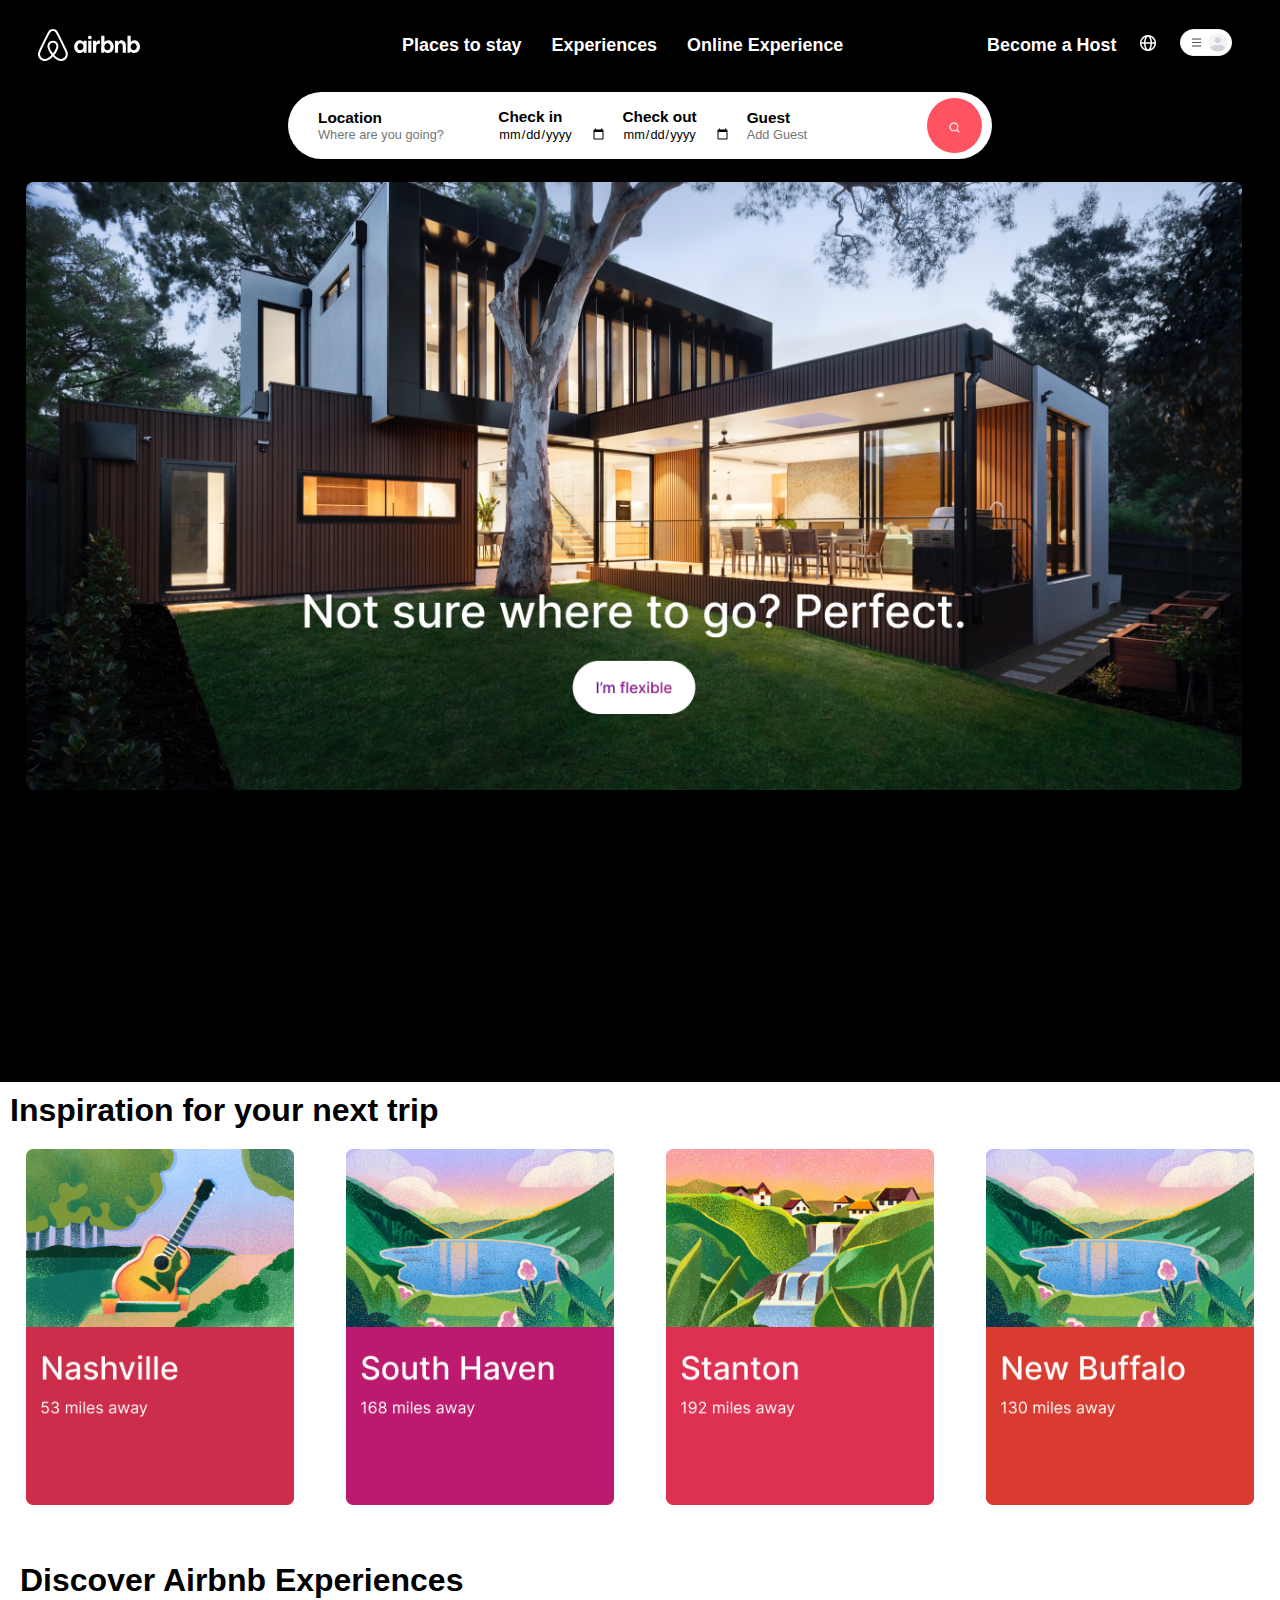
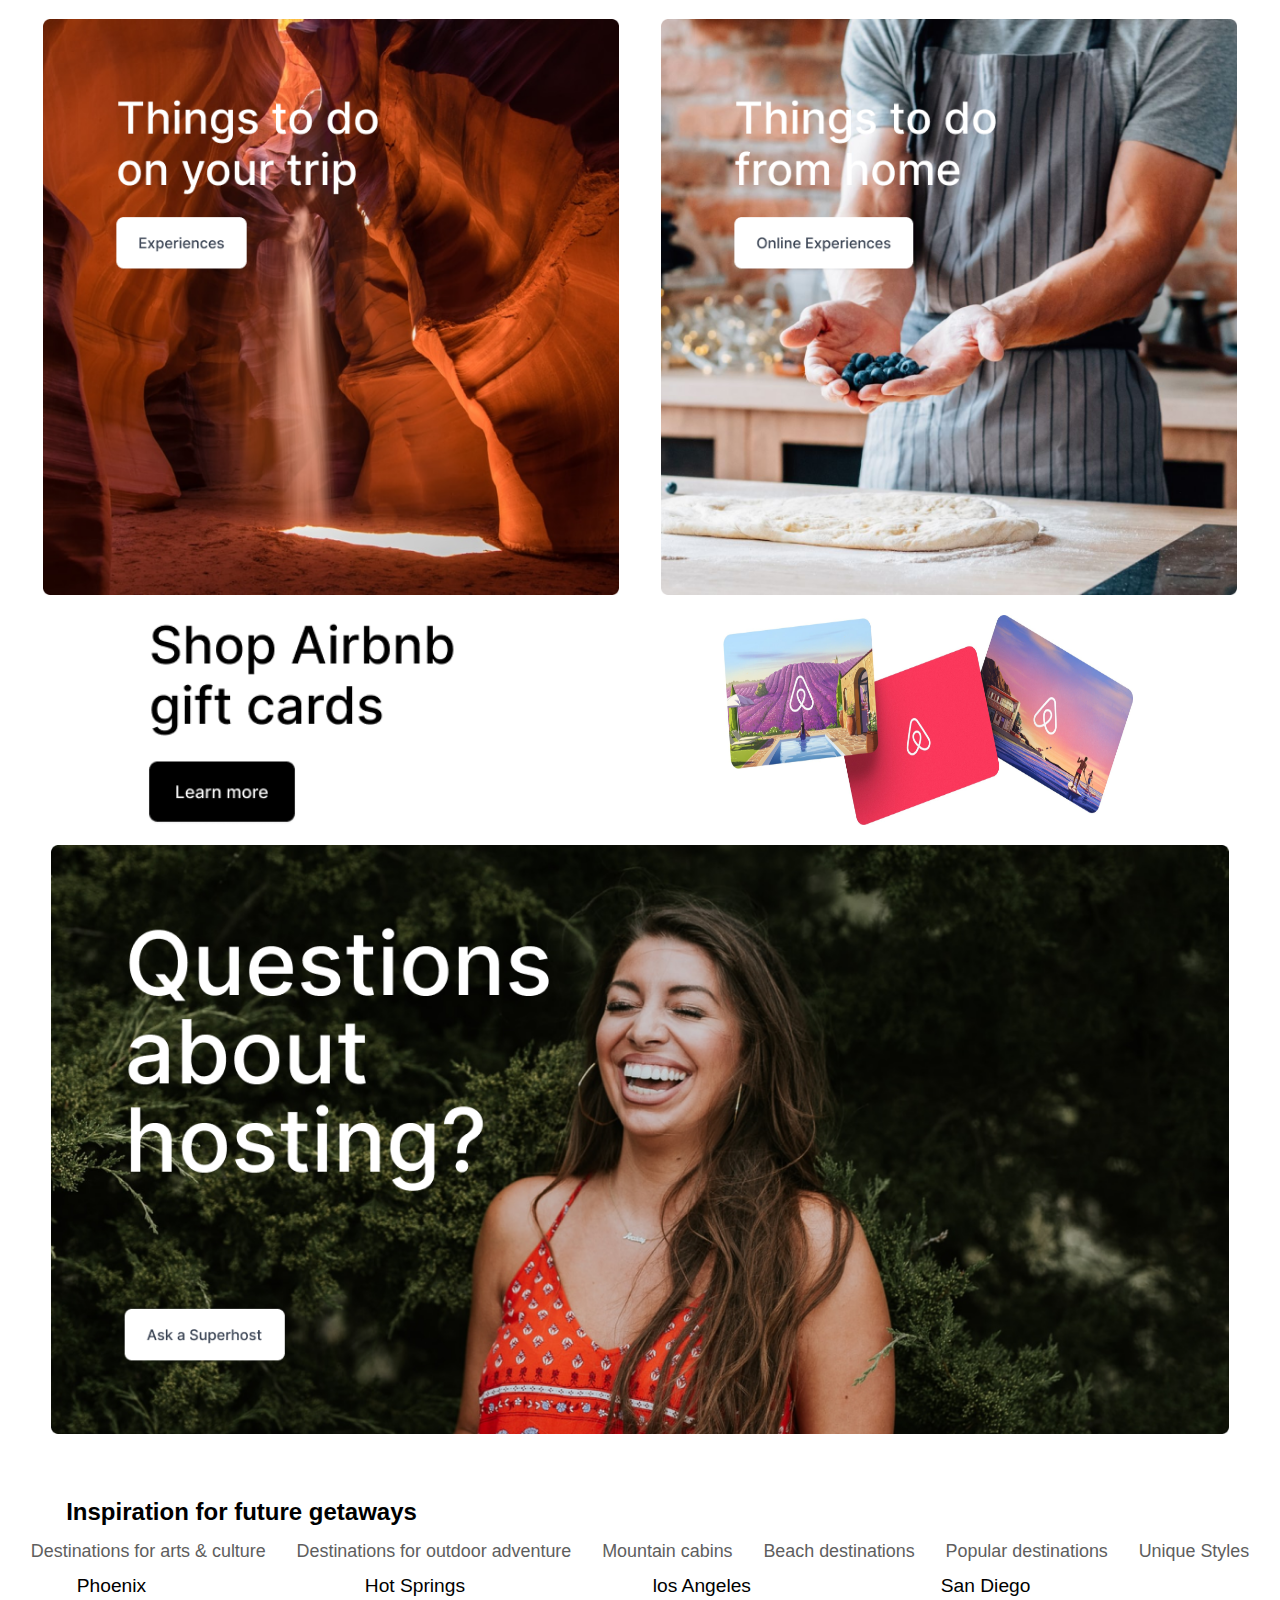
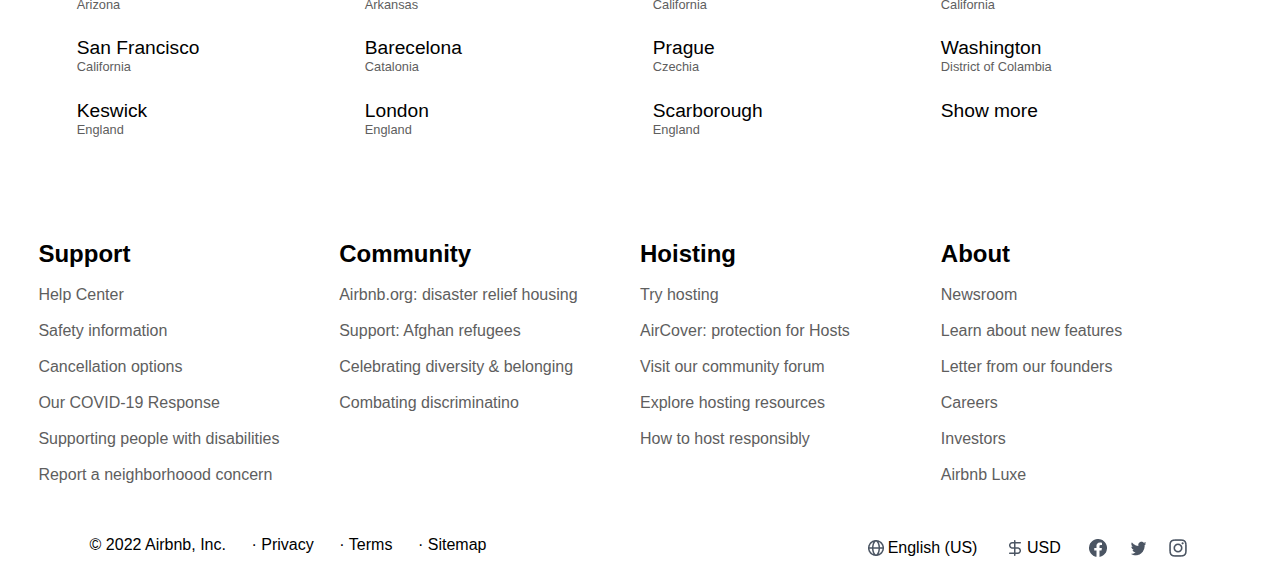
<file: index.html>
<!DOCTYPE html>
<html lang="en">

<head>
    <meta charset="UTF-8" />
    <meta name="viewport" content="width=device-width, initial-scale=1.0" />
    <title>Air bnb</title>
    <link rel="stylesheet" href="style.css" />
</head>

<body>
    <header>
        <nav>
            <div id="logo">
                <svg width="102" height="32" style="display: block; color: black">
            <path
              d="M29.3864 22.7101C29.2429 22.3073 29.0752 21.9176 28.9157 21.5565C28.6701 21.0011 28.4129 20.4446 28.1641 19.9067L28.1444 19.864C25.9255 15.0589 23.5439 10.1881 21.0659 5.38701L20.9607 5.18316C20.7079 4.69289 20.4466 4.18596 20.1784 3.68786C19.8604 3.0575 19.4745 2.4636 19.0276 1.91668C18.5245 1.31651 17.8956 0.833822 17.1853 0.502654C16.475 0.171486 15.7005 -9.83959e-05 14.9165 4.23317e-08C14.1325 9.84805e-05 13.3581 0.171877 12.6478 0.503224C11.9376 0.834571 11.3088 1.31742 10.8059 1.91771C10.3595 2.46476 9.97383 3.05853 9.65572 3.68858C9.38521 4.19115 9.12145 4.70278 8.8664 5.19757L8.76872 5.38696C6.29061 10.1884 3.90903 15.0592 1.69015 19.8639L1.65782 19.9338C1.41334 20.463 1.16057 21.0102 0.919073 21.5563C0.75949 21.9171 0.592009 22.3065 0.448355 22.7103C0.0369063 23.8104 -0.094204 24.9953 0.0668098 26.1585C0.237562 27.334 0.713008 28.4447 1.44606 29.3804C2.17911 30.3161 3.14434 31.0444 4.24614 31.4932C5.07835 31.8299 5.96818 32.002 6.86616 32C7.14824 31.9999 7.43008 31.9835 7.71027 31.9509C8.846 31.8062 9.94136 31.4366 10.9321 30.8639C12.2317 30.1338 13.5152 29.0638 14.9173 27.5348C16.3194 29.0638 17.6029 30.1338 18.9025 30.8639C19.8932 31.4367 20.9886 31.8062 22.1243 31.9509C22.4045 31.9835 22.6864 31.9999 22.9685 32C23.8664 32.002 24.7561 31.8299 25.5883 31.4932C26.6901 31.0444 27.6554 30.3161 28.3885 29.3804C29.1216 28.4447 29.5971 27.3341 29.7679 26.1585C29.9287 24.9952 29.7976 23.8103 29.3864 22.7101ZM14.9173 24.377C13.1816 22.1769 12.0678 20.1338 11.677 18.421C11.5169 17.7792 11.4791 17.1131 11.5656 16.4573C11.6339 15.9766 11.8105 15.5176 12.0821 15.1148C12.4163 14.6814 12.8458 14.3304 13.3374 14.0889C13.829 13.8475 14.3696 13.7219 14.9175 13.7219C15.4655 13.722 16.006 13.8476 16.4976 14.0892C16.9892 14.3307 17.4186 14.6817 17.7528 15.1151C18.0244 15.5181 18.201 15.9771 18.2693 16.4579C18.3556 17.114 18.3177 17.7803 18.1573 18.4223C17.7661 20.1349 16.6526 22.1774 14.9173 24.377ZM27.7406 25.8689C27.6212 26.6908 27.2887 27.4674 26.7762 28.1216C26.2636 28.7759 25.5887 29.2852 24.8183 29.599C24.0393 29.9111 23.1939 30.0217 22.3607 29.9205C21.4946 29.8089 20.6599 29.5239 19.9069 29.0824C18.7501 28.4325 17.5791 27.4348 16.2614 25.9712C18.3591 23.3846 19.669 21.0005 20.154 18.877C20.3723 17.984 20.4196 17.0579 20.2935 16.1475C20.1791 15.3632 19.8879 14.615 19.4419 13.9593C18.9194 13.2519 18.2378 12.6768 17.452 12.2805C16.6661 11.8842 15.798 11.6777 14.9175 11.6777C14.0371 11.6777 13.1689 11.8841 12.383 12.2803C11.5971 12.6765 10.9155 13.2515 10.393 13.9589C9.94707 14.6144 9.65591 15.3624 9.5414 16.1465C9.41524 17.0566 9.4623 17.9822 9.68011 18.8749C10.1648 20.9993 11.4748 23.384 13.5732 25.9714C12.2555 27.4348 11.0845 28.4325 9.92769 29.0825C9.17468 29.5239 8.34007 29.809 7.47395 29.9205C6.64065 30.0217 5.79525 29.9111 5.0162 29.599C4.24581 29.2852 3.57092 28.7759 3.05838 28.1217C2.54585 27.4674 2.21345 26.6908 2.09411 25.8689C1.97932 25.0334 2.07701 24.1825 2.37818 23.3946C2.49266 23.0728 2.62663 22.757 2.7926 22.3818C3.0274 21.851 3.27657 21.3115 3.51759 20.7898L3.54996 20.7197C5.75643 15.9419 8.12481 11.0982 10.5894 6.32294L10.6875 6.13283C10.9384 5.64601 11.1979 5.14267 11.4597 4.6563C11.7101 4.15501 12.0132 3.68171 12.3639 3.2444C12.6746 2.86903 13.0646 2.56681 13.5059 2.35934C13.9473 2.15186 14.4291 2.04426 14.9169 2.04422C15.4047 2.04418 15.8866 2.15171 16.3279 2.35911C16.7693 2.56651 17.1593 2.86867 17.4701 3.24399C17.821 3.68097 18.1242 4.15411 18.3744 4.65538C18.6338 5.13742 18.891 5.63623 19.1398 6.11858L19.2452 6.32315C21.7097 11.0979 24.078 15.9415 26.2847 20.7201L26.3046 20.7631C26.5498 21.2936 26.8033 21.8419 27.042 22.382C27.2082 22.7577 27.3424 23.0738 27.4566 23.3944C27.7576 24.1824 27.8553 25.0333 27.7406 25.8689Z"
              fill="currentcolor"
            ></path>
            <path
              d="M41.6847 24.1196C40.8856 24.1196 40.1505 23.9594 39.4792 23.6391C38.808 23.3188 38.2327 22.8703 37.7212 22.2937C37.2098 21.7172 36.8263 21.0445 36.5386 20.3078C36.2509 19.539 36.123 18.7062 36.123 17.8093C36.123 16.9124 36.2829 16.0475 36.5705 15.2787C36.8582 14.51 37.2737 13.8373 37.7852 13.2287C38.2966 12.6521 38.9039 12.1716 39.6071 11.8513C40.3103 11.531 41.0455 11.3708 41.8765 11.3708C42.6756 11.3708 43.3788 11.531 44.0181 11.8833C44.6574 12.2037 45.1688 12.6841 45.5843 13.2927L45.6802 11.7232H48.6209V23.7992H45.6802L45.5843 22.0375C45.1688 22.6781 44.6254 23.1906 43.9222 23.575C43.2829 23.9274 42.5158 24.1196 41.6847 24.1196ZM42.4519 21.2367C43.0272 21.2367 43.5386 21.0765 44.0181 20.7882C44.4656 20.4679 44.8172 20.0515 45.1049 19.539C45.3606 19.0265 45.4884 18.4179 45.4884 17.7452C45.4884 17.0725 45.3606 16.4639 45.1049 15.9514C44.8492 15.4389 44.4656 15.0225 44.0181 14.7022C43.5706 14.3818 43.0272 14.2537 42.4519 14.2537C41.8765 14.2537 41.3651 14.4139 40.8856 14.7022C40.4382 15.0225 40.0866 15.4389 39.7989 15.9514C39.5432 16.4639 39.4153 17.0725 39.4153 17.7452C39.4153 18.4179 39.5432 19.0265 39.7989 19.539C40.0546 20.0515 40.4382 20.4679 40.8856 20.7882C41.3651 21.0765 41.8765 21.2367 42.4519 21.2367ZM53.6392 8.4559C53.6392 8.80825 53.5753 9.12858 53.4154 9.38483C53.2556 9.64109 53.0319 9.86531 52.7442 10.0255C52.4565 10.1856 52.1369 10.2497 51.8173 10.2497C51.4976 10.2497 51.178 10.1856 50.8903 10.0255C50.6026 9.86531 50.3789 9.64109 50.2191 9.38483C50.0592 9.09654 49.9953 8.80825 49.9953 8.4559C49.9953 8.10355 50.0592 7.78323 50.2191 7.52697C50.3789 7.23868 50.6026 7.04649 50.8903 6.88633C51.178 6.72617 51.4976 6.66211 51.8173 6.66211C52.1369 6.66211 52.4565 6.72617 52.7442 6.88633C53.0319 7.04649 53.2556 7.27072 53.4154 7.52697C53.5433 7.78323 53.6392 8.07152 53.6392 8.4559ZM50.2191 23.7672V11.6911H53.4154V23.7672H50.2191V23.7672ZM61.9498 14.8623V14.8943C61.79 14.8303 61.5982 14.7982 61.4383 14.7662C61.2466 14.7342 61.0867 14.7342 60.895 14.7342C60 14.7342 59.3287 14.9904 58.8812 15.535C58.4018 16.0795 58.178 16.8483 58.178 17.8413V23.7672H54.9817V11.6911H57.9223L58.0182 13.517C58.3379 12.8763 58.7214 12.3958 59.2648 12.0435C59.7762 11.6911 60.3835 11.531 61.0867 11.531C61.3105 11.531 61.5342 11.563 61.726 11.595C61.8219 11.6271 61.8858 11.6271 61.9498 11.6591V14.8623ZM63.2283 23.7672V6.72617H66.4247V13.2287C66.8722 12.6521 67.3836 12.2036 68.0229 11.8513C68.6622 11.531 69.3654 11.3388 70.1645 11.3388C70.9635 11.3388 71.6987 11.4989 72.3699 11.8193C73.0412 12.1396 73.6165 12.588 74.128 13.1646C74.6394 13.7412 75.0229 14.4139 75.3106 15.1506C75.5983 15.9194 75.7261 16.7522 75.7261 17.6491C75.7261 18.546 75.5663 19.4109 75.2787 20.1796C74.991 20.9484 74.5755 21.6211 74.064 22.2297C73.5526 22.8063 72.9453 23.2867 72.2421 23.6071C71.5389 23.9274 70.8037 24.0875 69.9727 24.0875C69.1736 24.0875 68.4704 23.9274 67.8311 23.575C67.1918 23.2547 66.6804 22.7742 66.2649 22.1656L66.169 23.7352L63.2283 23.7672ZM69.3973 21.2367C69.9727 21.2367 70.4841 21.0765 70.9635 20.7882C71.411 20.4679 71.7626 20.0515 72.0503 19.539C72.306 19.0265 72.4339 18.4179 72.4339 17.7452C72.4339 17.0725 72.306 16.4639 72.0503 15.9514C71.7626 15.4389 71.411 15.0225 70.9635 14.7022C70.5161 14.3818 69.9727 14.2537 69.3973 14.2537C68.822 14.2537 68.3106 14.4139 67.8311 14.7022C67.3836 15.0225 67.032 15.4389 66.7443 15.9514C66.4886 16.4639 66.3608 17.0725 66.3608 17.7452C66.3608 18.4179 66.4886 19.0265 66.7443 19.539C67 20.0515 67.3836 20.4679 67.8311 20.7882C68.3106 21.0765 68.822 21.2367 69.3973 21.2367ZM76.9408 23.7672V11.6911H79.8814L79.9773 13.2607C80.3289 12.6841 80.8084 12.2357 81.4157 11.8833C82.023 11.531 82.7262 11.3708 83.5253 11.3708C84.4203 11.3708 85.1874 11.595 85.8267 12.0115C86.4979 12.4279 87.0094 13.0365 87.361 13.8053C87.7126 14.574 87.9043 15.5029 87.9043 16.56V23.7992H84.708V16.9764C84.708 16.1436 84.5162 15.4709 84.1326 14.9904C83.7491 14.51 83.2376 14.2537 82.5664 14.2537C82.0869 14.2537 81.6714 14.3498 81.2878 14.574C80.9362 14.7982 80.6486 15.0865 80.4248 15.503C80.2011 15.8873 80.1052 16.3678 80.1052 16.8483V23.7672H76.9408V23.7672ZM89.5025 23.7672V6.72617H92.6989V13.2287C93.1464 12.6521 93.6578 12.2036 94.2971 11.8513C94.9364 11.531 95.6396 11.3388 96.4387 11.3388C97.2378 11.3388 97.9729 11.4989 98.6442 11.8193C99.3154 12.1396 99.8907 12.588 100.402 13.1646C100.914 13.7412 101.297 14.4139 101.585 15.1506C101.873 15.9194 102 16.7522 102 17.6491C102 18.546 101.841 19.4109 101.553 20.1796C101.265 20.9484 100.85 21.6211 100.338 22.2297C99.8268 22.8063 99.2195 23.2867 98.5163 23.6071C97.8131 23.9274 97.0779 24.0875 96.2469 24.0875C95.4478 24.0875 94.7446 23.9274 94.1053 23.575C93.466 23.2547 92.9546 22.7742 92.5391 22.1656L92.4432 23.7352L89.5025 23.7672ZM95.7035 21.2367C96.2788 21.2367 96.7903 21.0765 97.2697 20.7882C97.7172 20.4679 98.0688 20.0515 98.3565 19.539C98.6122 19.0265 98.7401 18.4179 98.7401 17.7452C98.7401 17.0725 98.6122 16.4639 98.3565 15.9514C98.1008 15.4389 97.7172 15.0225 97.2697 14.7022C96.8222 14.3818 96.2788 14.2537 95.7035 14.2537C95.1281 14.2537 94.6167 14.4139 94.1373 14.7022C93.6898 15.0225 93.3382 15.4389 93.0505 15.9514C92.7628 16.4639 92.6669 17.0725 92.6669 17.7452C92.6669 18.4179 92.7948 19.0265 93.0505 19.539C93.3062 20.0515 93.6898 20.4679 94.1373 20.7882C94.6167 21.0765 95.0962 21.2367 95.7035 21.2367Z"
              fill="currentcolor"
            ></path>
          </svg>
            </div>
            <ul id="header-middle">
                <li>Places to stay</li>
                <li>Experiences</li>
                <li>Online Experience</li>
            </ul>
            <ul id="header-right">
                <li id="r-1">Become a Host</li>
                <li id="r-2"><img src="images/globe.png" alt=".." /></li>
                <li id="r-3">
                    <img src="images/Profile Dropdown.png" alt=".." />
                </li>
            </ul>
        </nav>
        <div class="search-bar">
            <form id="form-1">
                <div class="location-input">
                    <label>Location</label>
                    <input type="text" placeholder="Where are you going?" />
                </div>
                <div class="check-in">
                    <label>Check in</label>
                    <input type="date" placeholder="Add Date" />
                </div>
                <div class="check-out">
                    <label>Check out</label>
                    <input type="date" placeholder="Add Date" />
                </div>
                <div class="geust-no">
                    <label>Guest</label>
                    <input type="text" placeholder="Add Guest" />
                </div>
                <button type="submit" class="submit">
            <img src="images/Icon.png" />
          </button>
            </form>
        </div>
    </header>
    <main>
        <div class="banner">
            <img src="images/Big Card.png" alt="" />
        </div>
        <div class="trip-inspiration">
            <h1>Inspiration for your next trip</h1>
            <div class="inspiration-cards">
                <img src="images/City Cardcity card 1.png" alt="" />
                <img src="images/City Cardcity card 2.png" alt="" />
                <img src="images/City Cardcity card 3.png" alt="" />
                <img src="images/City Cardcity card 4.png" alt="" />
            </div>
        </div>
        <div class="airbnb-experiences">
            <h1>Discover Airbnb Experiences</h1>
            <div class="exprience-cards">
                <img src="images/unsplash_qvO4yjZo-Mc.png" alt="" />
                <img src="images/unsplash_JYTWsPsIDcY.png" alt="" />
            </div>
        </div>
        <div class="gift-cards">
            <img src="images/leftgift cards.png" alt="" />
            <img src="images/Gift Cardsgift cards 2.png" alt="" />
        </div>
        <div class="qns">
            <img src="images/questions.png" alt="" />
        </div>
        <div class="pre-footer">
            <div class="pre-ft-header">
                <h2>Inspiration for future getaways</h2>
                <div class="ft-hd-top-bar">
                    <span>Destinations for arts & culture</span>
                    <span>Destinations for outdoor adventure</span>
                    <span>Mountain cabins</span>
                    <span>Beach destinations</span>
                    <span>Popular destinations</span>
                    <span>Unique Styles</span>
                </div>
            </div>
            <div class="pre-footer-row">
                <span>
            <span id="pre-ft-row-title">Phoenix</span>
                <span>Arizona</span>
                </span>
                <span>
            <span id="pre-ft-row-title">Hot Springs</span>
                <span>Arkansas</span>
                </span>
                <span>
            <span id="pre-ft-row-title">los Angeles</span>
                <span>California</span>
                </span>
                <span>
            <span id="pre-ft-row-title">San Diego</span>
                <span>California</span>
                </span>
            </div>
            <div class="pre-footer-row">
                <span>
            <span id="pre-ft-row-title">San Francisco</span>
                <span>California</span>
                </span>
                <span>
            <span id="pre-ft-row-title">Barecelona</span>
                <span>Catalonia</span>
                </span>
                <span>
            <span id="pre-ft-row-title">Prague</span>
                <span>Czechia</span>
                </span>
                <span>
            <span id="pre-ft-row-title">Washington</span>
                <span>District of Colambia</span>
                </span>
            </div>
            <div class="pre-footer-row">
                <span>
            <span id="pre-ft-row-title">Keswick</span>
                <span>England</span>
                </span>
                <span>
            <span id="pre-ft-row-title">London</span>
                <span>England</span>
                </span>
                <span>
            <span id="pre-ft-row-title">Scarborough</span>
                <span>England</span>
                </span>
                <span>
            <span id="pre-footer-sm">Show more</span>
                </span>
            </div>
        </div>
    </main>
    <footer>
        <div class="footer-col">
            <div class="support">
                <h2>Support</h2>
                <span>Help Center</span>
                <span>Safety information</span>
                <span>Cancellation options</span>
                <span>Our COVID-19 Response</span>
                <span>Supporting people with disabilities</span>
                <span>Report a neighborhoood concern</span>
            </div>
            <div class="community">
                <h2>Community</h2>
                <span>Airbnb.org: disaster relief housing</span>
                <span>Support: Afghan refugees</span>
                <span>Celebrating diversity & belonging</span>
                <span>Combating discriminatino</span>
            </div>
            <div class="hoisting">
                <h2>Hoisting</h2>
                <span>Try hosting</span>
                <span>AirCover: protection for Hosts</span>
                <span>Visit our community forum</span>
                <span>Explore hosting resources</span>
                <span>How to host responsibly</span>
            </div>
            <div class="about">
                <h2>About</h2>
                <span>Newsroom</span>
                <span>Learn about new features</span>
                <span>Letter from our founders</span>
                <span>Careers</span>
                <span>Investors</span>
                <span>Airbnb Luxe</span>
            </div>
        </div>
        <div class="footer-kicker">
            <div class="right">
                <span>© 2022 Airbnb, Inc.</span>
                <span>&middot; Privacy</span>
                <span>&middot; Terms</span>
                <span>&middot; Sitemap</span>
            </div>
            <div class="left">
                <span><img src="images/globe2.png" alt="" />English (US)</span>
                <span><img src="images/dollar-2.png" alt="" />USD</span>
                <span>
            <img src="images/Social Media.png" alt="" />
          </span>
            </div>
        </div>
    </footer>

    <script src="script.js"></script>
</body>

</html>
</file>
<file: style.css>
* {
    margin: 0;
    padding: 0;
    box-sizing: border-box;
    font-family: "poppins", sans-serif;
}


/* header  */

header {
    background-color: black;
    overflow: auto;
}

nav {
    display: flex;
    position: fixed;
    align-items: center;
    justify-content: space-between;
    color: white;
    padding: 0 3vw;
    padding-top: 1vh;
    width: 100vw;
    font-weight: 600;
    z-index: 4;
    background-color: black;
    height: 9vh;
}

nav>ul {
    list-style: none;
    font-size: 1.4vw;
}

#logo>svg {
    color: white !important;
}

#header-middle {
    display: flex;
    padding-left: 10vw;
}

#header-middle>li {
    margin: 0 15px;
}

#header-right {
    display: flex;
    align-items: center;
}

#header-right>li {
    margin: 0 10px;
}

#r-3>img {
    width: 4vw;
}

.search-bar {
    background: #fff;
    width: 55%;
    position: relative;
    top: 3vh;
    margin: 65px auto 50px;
    padding: 6px 10px 6px 30px;
    border-radius: 50px;
}

.search-bar form {
    display: flex;
    align-items: center;
    flex-wrap: wrap;
    justify-content: space-between;
}

.search-bar form div {
    width: fit-content;
    font-size: 1.2vw;
}

.search-bar form input {
    display: block;
    border: 0;
    outline: none;
    background: transparent;
    font-size: 1vw;
}

.search-bar form button {
    background: #ff5361;
    width: 55px;
    height: 55px;
    border-radius: 50%;
    border: 0;
    outline: none;
    cursor: pointer;
}

.search-bar form button img {
    width: 15px;
    margin-top: 7px;
}

.search-bar form label {
    font-weight: 600;
}

.banner {
    background-color: black;
    height: 100vh;
}


/* banner  */

.banner>img {
    width: 95vw;
    margin-left: 2vw;
}


/* trip-inspiration */

.trip-inspiration {
    margin-bottom: 3vh;
}

.trip-inspiration>h1 {
    padding: 10px;
    cursor: pointer;
}

.inspiration-cards {
    display: flex;
    align-content: center;
    justify-content: space-around;
    flex-wrap: wrap;
}

.inspiration-cards>img {
    margin: 10px;
    cursor: pointer;
    width: 21vw;
}


/* airbnb-experiences */

.airbnb-experiences>h1 {
    padding: 20px;
    cursor: pointer;
}

.exprience-cards {
    display: flex;
    justify-content: space-evenly;
    flex-wrap: wrap;
}

.exprience-cards>img {
    cursor: pointer;
    width: 45vw;
}


/* gift-cards */

.gift-cards {
    display: flex;
    flex-wrap: wrap;
    justify-content: space-evenly;
}

.gift-cards>img {
    cursor: pointer;
    margin: 20px;
    width: 32vw;
}

.qns {
    margin-bottom: 5vh;
}

.qns>img {
    margin-left: 4vw;
    width: 92vw;
    cursor: pointer;
}

main {
    margin-bottom: 10vh;
}


/* pre-footer  */

.pre-footer {
    margin-bottom: 5vh;
}

.pre-ft-header>h2 {
    padding: 15px;
    margin-left: 4vw;
}

.ft-hd-top-bar {
    display: flex;
    justify-content: space-evenly;
    color: #5e5e5e;
    font-size: 1.4vw;
}


/* pre-footer-row */

.pre-footer-row {
    display: grid;
    grid-template-columns: 1fr 1fr 1fr 1fr;
    padding: 0 5vw;
}

.pre-footer-row>span {
    display: flex;
    flex-direction: column;
    color: #5e5e5e;
    margin: 1vw;
    font-size: 1vw;
}

#pre-ft-row-title {
    font-size: 1.5vw;
    color: black;
}

#pre-footer-sm {
    font-size: 1.5vw;
    color: black;
}


/* footer col */

.footer-col {
    display: grid;
    grid-template-columns: 1fr 1fr 1fr 1fr;
    margin: 0 3vw 3vh;
}

.footer-col>div>h2 {
    color: black;
    cursor: default;
}

.footer-col>div>span {
    cursor: pointer;
}

.footer-col>div {
    display: flex;
    flex-direction: column;
    color: #5e5e5e;
    gap: 2vh;
}


/* footer-kicker */

.footer-kicker {
    display: flex;
    justify-content: space-between;
    padding: 2vw 7vw;
    flex-wrap: wrap;
}

.footer-kicker .right {
    display: flex;
    gap: 2vw;
}

.footer-kicker .right>span {
    cursor: pointer;
}

.footer-kicker .left {
    display: flex;
    align-items: center;
    gap: 2vw;
}

.footer-kicker .left>span {
    display: flex;
    align-items: center;
    cursor: pointer;
}
</file>
